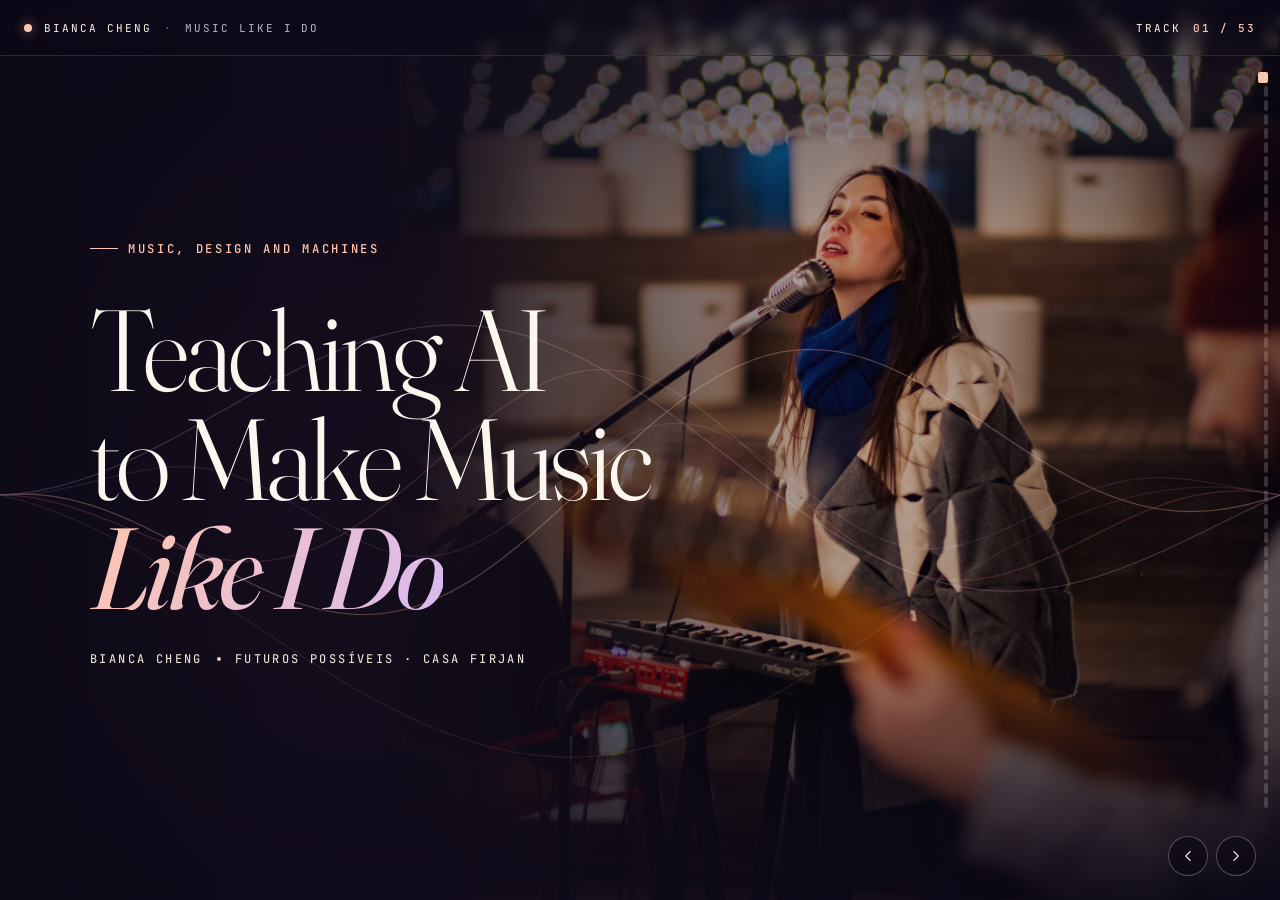
<file: index.html>
<!doctype html>
<html lang="en">

<head>
    <meta charset="utf-8" />
    <meta name="viewport" content="width=device-width, initial-scale=1" />
    <title>Teaching AI to Make Music Like I Do — Bianca Cheng</title>
    <meta name="description" content="Same song, two systems — a talk by Bianca Cheng on music, design and machines. Futuros Possíveis · Casa Firjan." />
    <meta property="og:type" content="website" />
    <meta property="og:site_name" content="Bianca Cheng" />
    <meta property="og:title" content="Teaching AI to Make Music Like I Do — Bianca Cheng" />
    <meta property="og:description" content="Same song, two systems — a talk by Bianca Cheng on music, design and machines. Futuros Possíveis · Casa Firjan." />
    <meta property="og:url" content="https://heartmula-talk.get-bianca.workers.dev/" />
    <meta property="og:locale" content="en_US" />
    <meta property="og:image" content="https://heartmula-talk.get-bianca.workers.dev/media/share-en.jpg" />
    <meta property="og:image:secure_url" content="https://heartmula-talk.get-bianca.workers.dev/media/share-en.jpg" />
    <meta property="og:image:type" content="image/jpeg" />
    <meta property="og:image:width" content="1200" />
    <meta property="og:image:height" content="630" />
    <meta property="og:image:alt" content="Bianca Cheng singing live, with the talk title Teaching AI to Make Music Like I Do" />
    <meta name="twitter:card" content="summary_large_image" />
    <meta name="twitter:image" content="https://heartmula-talk.get-bianca.workers.dev/media/share-en.jpg" />

    <!-- Google tag (gtag.js) — English deck; local previews are not tracked -->
    <script async src="https://www.googletagmanager.com/gtag/js?id=G-F9ZZRVJLKG"></script>
    <script>
        window.dataLayer = window.dataLayer || [];
        function gtag(){dataLayer.push(arguments);}
        if (!/^(localhost|127\.0\.0\.1|\[::1\])$/.test(location.hostname)) {
            gtag('js', new Date());
            gtag('config', 'G-F9ZZRVJLKG', { content_group: 'English deck', deck_language: 'en' });
        }
    </script>

    <link rel="preconnect" href="https://fonts.googleapis.com" />
    <link rel="preconnect" href="https://fonts.gstatic.com" crossorigin />
    <link rel="stylesheet"
        href="https://fonts.googleapis.com/css2?family=Cormorant+Garamond:ital,wght@0,300;0,400;0,500;1,300;1,400&family=Fraunces:ital,opsz,wght@0,9..144,300;0,9..144,500;0,9..144,700;1,9..144,300;1,9..144,500;1,9..144,700&family=Inter:wght@400;500;600&family=JetBrains+Mono:wght@400;500&display=swap" />

    <link rel="stylesheet" href="./style.css?v=22" />
</head>

<body class="hm">
    <header class="hm-hud" aria-hidden="true">
        <div class="hm-hud__left">
            <div class="hm-hud__dot"></div>
            <div class="hm-hud__label">BIANCA CHENG</div>
            <div class="hm-hud__sep">·</div>
            <div class="hm-hud__label hm-hud__label--muted">MUSIC LIKE I DO</div>
        </div>
        <div class="hm-hud__right">
            <span class="hm-hud__label">TRACK</span>
            <span class="hm-hud__value" id="slideCounter">01 / 01</span>
        </div>
    </header>

    <main id="deck" class="hm-deck" tabindex="0">
        <!-- Slides are rendered here by render.js from slides.md -->
    </main>

    <nav class="hm-scrubber" id="scrubber" aria-label="Slide scrubber"></nav>

    <nav class="hm-nav" aria-label="Slide navigation">
        <button class="hm-nav__btn" id="prevBtn" aria-label="Previous slide">
            <svg viewBox="0 0 24 24" width="18" height="18" aria-hidden="true">
                <path d="M15 6l-6 6 6 6" fill="none" stroke="currentColor" stroke-width="1.5" stroke-linecap="round" stroke-linejoin="round"/>
            </svg>
        </button>
        <button class="hm-nav__btn" id="nextBtn" aria-label="Next slide">
            <svg viewBox="0 0 24 24" width="18" height="18" aria-hidden="true">
                <path d="M9 6l6 6-6 6" fill="none" stroke="currentColor" stroke-width="1.5" stroke-linecap="round" stroke-linejoin="round"/>
            </svg>
        </button>
    </nav>

    <script src="./hero.js?v=22"></script>
    <script src="./render.js?v=22"></script>
    <script src="./deck.js?v=22"></script>
    <script src="./scrub.js?v=22"></script>
</body>

</html>
</file>
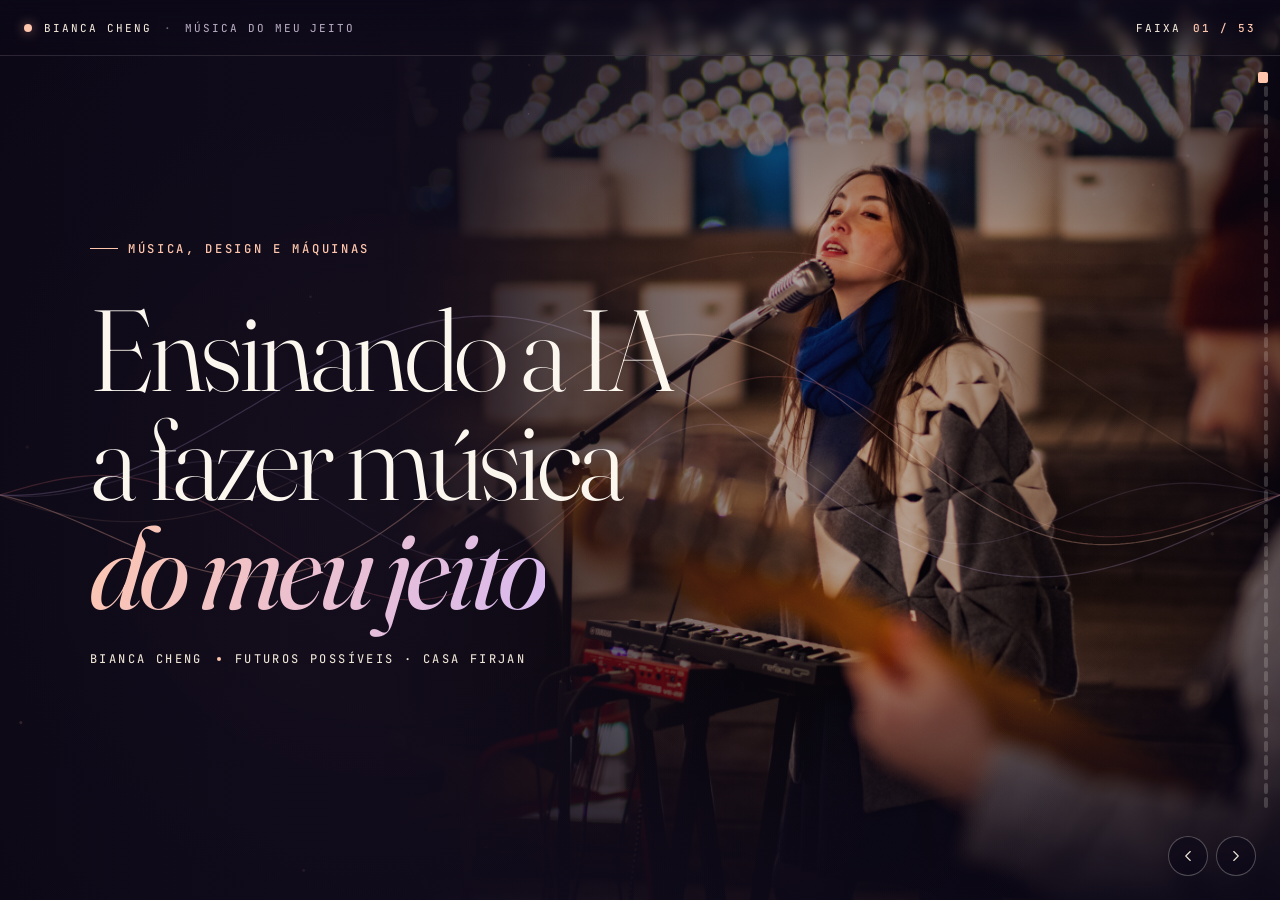
<file: index.pt-BR.html>
<!doctype html>
<html lang="pt-BR" data-slides="./slides.pt-BR.md">

<head>
    <meta charset="utf-8" />
    <base href="/" />
    <meta name="viewport" content="width=device-width, initial-scale=1" />
    <title>Ensinando a IA a fazer música do meu jeito — Bianca Cheng</title>
    <meta name="description" content="Mesma música, dois sistemas — uma palestra de Bianca Cheng sobre música, design e máquinas. Futuros Possíveis · Casa Firjan." />
    <meta property="og:type" content="website" />
    <meta property="og:site_name" content="Bianca Cheng" />
    <meta property="og:title" content="Ensinando a IA a fazer música do meu jeito — Bianca Cheng" />
    <meta property="og:description" content="Mesma música, dois sistemas — uma palestra de Bianca Cheng sobre música, design e máquinas. Futuros Possíveis · Casa Firjan." />
    <meta property="og:url" content="https://heartmula-talk.get-bianca.workers.dev/pt" />
    <meta property="og:locale" content="pt_BR" />
    <meta property="og:image" content="https://heartmula-talk.get-bianca.workers.dev/media/share-pt.jpg" />
    <meta property="og:image:secure_url" content="https://heartmula-talk.get-bianca.workers.dev/media/share-pt.jpg" />
    <meta property="og:image:type" content="image/jpeg" />
    <meta property="og:image:width" content="1200" />
    <meta property="og:image:height" content="630" />
    <meta property="og:image:alt" content="Bianca Cheng cantando ao vivo, com o título da palestra Ensinando a IA a fazer música do meu jeito" />
    <meta name="twitter:card" content="summary_large_image" />
    <meta name="twitter:image" content="https://heartmula-talk.get-bianca.workers.dev/media/share-pt.jpg" />

    <!-- Google tag (gtag.js) — Portuguese deck; local previews are not tracked -->
    <script async src="https://www.googletagmanager.com/gtag/js?id=G-F9ZZRVJLKG"></script>
    <script>
        window.dataLayer = window.dataLayer || [];
        function gtag(){dataLayer.push(arguments);}
        if (!/^(localhost|127\.0\.0\.1|\[::1\])$/.test(location.hostname)) {
            gtag('js', new Date());
            gtag('config', 'G-F9ZZRVJLKG', { content_group: 'Portuguese deck', deck_language: 'pt-BR' });
        }
    </script>

    <link rel="preconnect" href="https://fonts.googleapis.com" />
    <link rel="preconnect" href="https://fonts.gstatic.com" crossorigin />
    <link rel="stylesheet"
        href="https://fonts.googleapis.com/css2?family=Cormorant+Garamond:ital,wght@0,300;0,400;0,500;1,300;1,400&family=Fraunces:ital,opsz,wght@0,9..144,300;0,9..144,500;0,9..144,700;1,9..144,300;1,9..144,500;1,9..144,700&family=Inter:wght@400;500;600&family=JetBrains+Mono:wght@400;500&display=swap" />

    <link rel="stylesheet" href="./style.css?v=22" />
</head>

<body class="hm">
    <header class="hm-hud" aria-hidden="true">
        <div class="hm-hud__left">
            <div class="hm-hud__dot"></div>
            <div class="hm-hud__label">BIANCA CHENG</div>
            <div class="hm-hud__sep">·</div>
            <div class="hm-hud__label hm-hud__label--muted">MÚSICA DO MEU JEITO</div>
        </div>
        <div class="hm-hud__right">
            <span class="hm-hud__label">FAIXA</span>
            <span class="hm-hud__value" id="slideCounter">01 / 01</span>
        </div>
    </header>

    <main id="deck" class="hm-deck" tabindex="0">
        <!-- Slides are rendered here by render.js from slides.md -->
    </main>

    <nav class="hm-scrubber" id="scrubber" aria-label="Navegação por faixas"></nav>

    <nav class="hm-nav" aria-label="Navegação">
        <button class="hm-nav__btn" id="prevBtn" aria-label="Faixa anterior">
            <svg viewBox="0 0 24 24" width="18" height="18" aria-hidden="true">
                <path d="M15 6l-6 6 6 6" fill="none" stroke="currentColor" stroke-width="1.5" stroke-linecap="round" stroke-linejoin="round"/>
            </svg>
        </button>
        <button class="hm-nav__btn" id="nextBtn" aria-label="Próxima faixa">
            <svg viewBox="0 0 24 24" width="18" height="18" aria-hidden="true">
                <path d="M9 6l6 6-6 6" fill="none" stroke="currentColor" stroke-width="1.5" stroke-linecap="round" stroke-linejoin="round"/>
            </svg>
        </button>
    </nav>

    <script src="./hero.js?v=22"></script>
    <script src="./render.js?v=22"></script>
    <script src="./deck.js?v=22"></script>
    <script src="./scrub.js?v=22"></script>
</body>

</html>
</file>
<file: style.css>
/* =========================================================
   HeartMula — Teaching AI to Make Music Like I Do
   A talk by Bianca Cheng
   ========================================================= */

:root {
    /* palette: dusk + warm flesh tones */
    --bg-0: #0a0614;
    --bg-1: #120a1f;
    --bg-2: #1d1330;
    --ink: #fbf6ee;
    --ink-soft: #ede4d6;
    --ink-mute: #b3a8be;
    --accent: #ffc6ad;       /* peach (slightly brighter) */
    --accent-2: #d8baf2;     /* lavender (slightly brighter) */
    --accent-3: #ff7b7b;     /* coral */
    --line: rgba(251, 246, 238, 0.13);
    --line-strong: rgba(251, 246, 238, 0.28);

    --serif: "Fraunces", "Iowan Old Style", "Georgia", serif;
    --serif-ao: "Cormorant Garamond", "Iowan Old Style", "Georgia", serif;
    --sans: "Inter", system-ui, -apple-system, "Segoe UI", sans-serif;
    --mono: "JetBrains Mono", "SF Mono", ui-monospace, monospace;

    /* AO band palette — applies on .section--ao slides */
    --ao-blue: #1a4dff;
    --ao-blue-bright: #3d6aff;
    --ao-blue-dim: #7a9ec8;
    --ao-bg: #060c18;

    --pad: clamp(28px, 6vw, 96px);
    --max: 1100px;
}

* {
    box-sizing: border-box;
}

html, body {
    margin: 0;
    padding: 0;
    height: 100%;
    background: var(--bg-0);
    color: var(--ink);
    font-family: var(--sans);
    font-weight: 450;
    -webkit-font-smoothing: antialiased;
    -moz-osx-font-smoothing: grayscale;
    overflow: hidden;
}

body {
    background:
        radial-gradient(ellipse 80% 60% at 20% 10%, rgba(255, 184, 156, 0.06), transparent 60%),
        radial-gradient(ellipse 70% 50% at 90% 90%, rgba(200, 168, 233, 0.06), transparent 60%),
        linear-gradient(180deg, var(--bg-0) 0%, var(--bg-1) 100%);
}

/* ---- HUD HEADER ---------------------------------------- */

.hm-hud {
    position: fixed;
    top: 0;
    left: 0;
    right: 0;
    height: 56px;
    padding: 0 24px;
    display: flex;
    align-items: center;
    justify-content: space-between;
    z-index: 100;
    pointer-events: none;
    font-family: var(--mono);
    font-size: 11px;
    letter-spacing: 0.18em;
    text-transform: uppercase;
    color: var(--ink-soft);
    border-bottom: 1px solid var(--line);
    background: linear-gradient(180deg, rgba(12, 8, 24, 0.85) 0%, rgba(12, 8, 24, 0) 100%);
    backdrop-filter: blur(6px);
    -webkit-backdrop-filter: blur(6px);
}

.hm-hud__left,
.hm-hud__right {
    display: flex;
    align-items: center;
    gap: 12px;
}

.hm-hud__dot {
    width: 8px;
    height: 8px;
    border-radius: 50%;
    background: var(--accent);
    box-shadow: 0 0 12px rgba(255, 184, 156, 0.6);
    animation: pulse 2.4s ease-in-out infinite;
}

@keyframes pulse {
    0%, 100% { opacity: 1; transform: scale(1); }
    50% { opacity: 0.5; transform: scale(0.85); }
}

.hm-hud__label--muted {
    color: var(--ink-mute);
}

.hm-hud__sep {
    color: var(--ink-mute);
    opacity: 0.6;
}

.hm-hud__value {
    color: var(--accent);
    font-weight: 500;
}

/* ---- DECK ---------------------------------------------- */

.hm-deck {
    height: 100vh;
    overflow-y: scroll;
    scroll-snap-type: y mandatory;
    scroll-behavior: smooth;
    outline: none;
    scrollbar-width: none;
}

.hm-deck::-webkit-scrollbar {
    display: none;
}

.hm-deck > section {
    height: 100vh;
    width: 100%;
    scroll-snap-align: start;
    scroll-snap-stop: always;
    display: flex;
    align-items: center;
    justify-content: center;
    padding: var(--pad);
    position: relative;
}

/* ---- SLIDE INNER --------------------------------------- */

.slide {
    width: 100%;
    max-width: var(--max);
    margin: 0 auto;
}

.slide.center {
    text-align: center;
}

.slide.stack > * + * {
    margin-top: 18px;
}

/* ---- TYPOGRAPHY ---------------------------------------- */

h1, h2, h3 {
    font-family: var(--serif);
    font-weight: 500;
    line-height: 1.05;
    letter-spacing: -0.02em;
    margin: 0 0 0.6em;
    color: var(--ink);
    text-wrap: balance;
}

h1 {
    font-size: clamp(48px, 7vw, 96px);
    font-weight: 400;
}

h2 {
    font-size: clamp(36px, 5vw, 64px);
    font-weight: 400;
}

h2.display {
    font-size: clamp(56px, 8vw, 112px);
    font-weight: 300;
    line-height: 1;
}

h2.display-sm {
    font-size: clamp(42px, 6vw, 80px);
    font-weight: 300;
    color: var(--accent);
}

h3 {
    font-size: clamp(20px, 2.2vw, 26px);
    font-weight: 500;
    color: var(--ink);
    margin-bottom: 8px;
    font-style: italic;
}

em {
    font-style: italic;
    color: var(--accent);
}

p {
    font-size: clamp(19px, 1.7vw, 24px);
    line-height: 1.6;
    color: var(--ink-soft);
    margin: 0 0 20px;
    max-width: 64ch;
    text-wrap: pretty;
}

.slide.center p {
    margin-left: auto;
    margin-right: auto;
}

.lede {
    font-size: clamp(22px, 2.1vw, 30px);
    color: var(--ink);
    font-weight: 500;
    line-height: 1.45;
}

.muted {
    color: var(--ink-mute);
    font-size: clamp(17px, 1.5vw, 21px);
}

.callout {
    margin-top: 32px;
    padding: 22px 26px;
    border-left: 2px solid var(--accent);
    background: rgba(255, 198, 173, 0.06);
    color: var(--ink);
    font-size: clamp(20px, 1.85vw, 26px);
    font-family: var(--serif);
    font-style: italic;
    font-weight: 400;
    line-height: 1.45;
}

.eyebrow {
    font-family: var(--mono);
    font-size: clamp(12px, 0.95vw, 14px);
    font-weight: 500;
    letter-spacing: 0.22em;
    text-transform: uppercase;
    color: var(--accent);
    margin-bottom: 20px;
    display: inline-flex;
    align-items: center;
    gap: 10px;
}

.eyebrow::before {
    content: "";
    width: 28px;
    height: 1px;
    background: var(--accent);
    display: inline-block;
}

.slide.center .eyebrow {
    margin-left: auto;
    margin-right: auto;
}

.bullet {
    color: var(--ink-mute);
    margin: 0 6px;
    opacity: 0.6;
}

.bigquote {
    font-family: var(--serif);
    font-weight: 300;
    font-size: clamp(40px, 6.5vw, 88px);
    line-height: 1.08;
    letter-spacing: -0.02em;
    color: var(--ink);
    max-width: none;
    margin: 0 auto 24px;
    text-wrap: balance;
}

.bigquote.serif {
    font-style: italic;
    color: var(--ink-soft);
}

/* ---- LISTS --------------------------------------------- */

ul.clean,
ol.clean {
    list-style: none;
    padding: 0;
    margin: 24px 0;
}

ul.clean li,
ol.clean li {
    position: relative;
    padding-left: 28px;
    margin-bottom: 16px;
    font-size: clamp(19px, 1.7vw, 24px);
    line-height: 1.55;
    color: var(--ink-soft);
    max-width: 64ch;
    text-wrap: pretty;
}

ul.clean li::before {
    content: "";
    position: absolute;
    left: 0;
    top: 0.7em;
    width: 14px;
    height: 1px;
    background: var(--accent);
}

ul.roomy li {
    margin-bottom: 22px;
}

ul.roomy strong {
    color: var(--ink);
    font-weight: 500;
    font-family: var(--serif);
    font-style: italic;
    font-weight: 500;
    margin-right: 4px;
}

/* ---- THREE-UP ------------------------------------------ */

.three-up {
    display: grid;
    grid-template-columns: repeat(3, 1fr);
    gap: 24px;
    margin-top: 36px;
}

@media (max-width: 800px) {
    .three-up {
        grid-template-columns: 1fr;
    }
}

.card {
    padding: 28px 24px;
    border: 1px solid var(--line);
    border-radius: 4px;
    background: rgba(246, 239, 230, 0.02);
    transition: border-color 0.3s ease, transform 0.3s ease;
}

.card:hover {
    border-color: var(--line-strong);
    transform: translateY(-2px);
}

.card__num {
    font-family: var(--mono);
    font-size: 11px;
    letter-spacing: 0.2em;
    color: var(--accent);
    margin-bottom: 16px;
}

.card h3 {
    font-style: normal;
    font-size: clamp(22px, 2vw, 28px);
    margin-bottom: 10px;
    color: var(--ink);
}

.card p {
    font-size: clamp(16px, 1.4vw, 19px);
    line-height: 1.55;
    color: var(--ink-soft);
    margin: 0;
}

/* ---- MODEL STACK GRID ---------------------------------- */

.model-grid {
    display: flex;
    flex-direction: column;
    gap: clamp(20px, 2.5vw, 32px);
    margin-top: 32px;
}

.model-group__label {
    font-family: var(--mono);
    font-size: clamp(11px, 1vw, 13px);
    font-weight: 500;
    letter-spacing: 0.22em;
    text-transform: uppercase;
    color: var(--ink-mute);
    margin: 0 0 12px;
    padding-bottom: 10px;
    border-bottom: 1px solid var(--line);
}

.model-row {
    display: grid;
    grid-template-columns: repeat(3, 1fr);
    gap: clamp(12px, 1.5vw, 20px);
}

@media (max-width: 900px) {
    .model-row {
        grid-template-columns: repeat(2, 1fr);
    }
}

@media (max-width: 600px) {
    .model-row {
        grid-template-columns: 1fr;
    }
}

.model-card {
    padding: 18px 18px 16px;
    border: 1px solid var(--line);
    border-radius: 4px;
    background: rgba(246, 239, 230, 0.02);
    display: flex;
    flex-direction: column;
    gap: 6px;
    transition: border-color 0.25s ease, transform 0.25s ease;
}

.model-card:hover {
    border-color: var(--line-strong);
    transform: translateY(-1px);
}

.model-card--featured {
    border-color: rgba(255, 198, 173, 0.5);
    background: rgba(255, 198, 173, 0.05);
}

.model-card--featured:hover {
    border-color: var(--accent);
}

.model-card__num {
    font-family: var(--mono);
    font-size: 10px;
    font-weight: 500;
    letter-spacing: 0.22em;
    color: var(--ink-mute);
    margin-bottom: 4px;
}

.model-card--featured .model-card__num {
    color: var(--accent);
}

.model-card__name {
    font-family: var(--mono);
    font-style: normal;
    font-weight: 500;
    font-size: clamp(15px, 1.3vw, 18px);
    color: var(--ink);
    margin: 0;
    letter-spacing: 0;
}

.model-card__role {
    font-family: var(--serif);
    font-style: italic;
    font-weight: 400;
    font-size: clamp(15px, 1.25vw, 18px);
    color: var(--ink-soft);
    margin: 0;
    line-height: 1.35;
}

.model-card__detail {
    font-size: clamp(13px, 1.05vw, 15px);
    color: var(--ink-mute);
    margin: 0;
    line-height: 1.45;
}

.model-card__status {
    margin-top: 10px;
    padding: 4px 10px;
    border: 1px solid var(--line-strong);
    border-radius: 3px;
    font-family: var(--mono);
    font-size: 10px;
    font-weight: 500;
    letter-spacing: 0.16em;
    text-transform: uppercase;
    color: var(--ink-mute);
    align-self: flex-start;
}

.model-card__status--featured {
    color: var(--accent);
    border-color: rgba(255, 198, 173, 0.5);
    background: rgba(255, 198, 173, 0.08);
}

/* ---- STATS --------------------------------------------- */

.stats {
    display: grid;
    grid-template-columns: repeat(4, 1fr);
    gap: 24px;
    margin: 36px 0;
}

@media (max-width: 800px) {
    .stats {
        grid-template-columns: repeat(2, 1fr);
    }
}

.stat {
    padding: 20px 0;
    border-top: 1px solid var(--line);
}

.stat__num {
    font-family: var(--serif);
    font-size: clamp(48px, 6vw, 76px);
    font-weight: 300;
    line-height: 1;
    color: var(--accent);
    letter-spacing: -0.04em;
}

.stat__label {
    font-family: var(--mono);
    font-size: 11px;
    letter-spacing: 0.2em;
    text-transform: uppercase;
    color: var(--ink-mute);
    margin-top: 8px;
}

/* ---- STEPS --------------------------------------------- */

ol.steps {
    list-style: none;
    counter-reset: step;
    padding: 0;
    margin: 32px 0 0;
}

ol.steps li {
    counter-increment: step;
    padding: 20px 0;
    border-top: 1px solid var(--line);
    font-size: clamp(18px, 1.6vw, 22px);
    color: var(--ink-soft);
    line-height: 1.55;
    display: flex;
    align-items: baseline;
    gap: 18px;
    flex-wrap: wrap;
}

ol.steps li:last-child {
    border-bottom: 1px solid var(--line);
}

.steps__tag {
    font-family: var(--mono);
    font-size: 11px;
    letter-spacing: 0.18em;
    color: var(--accent);
    min-width: 110px;
    flex-shrink: 0;
    padding-top: 4px;
}

/* ---- CONTACT ------------------------------------------- */

.contact {
    margin-top: 32px;
    color: var(--ink-soft);
    font-family: var(--mono);
    font-size: clamp(14px, 1.2vw, 17px);
    letter-spacing: 0.1em;
    text-transform: uppercase;
}

/* QR cards on the Thank You slide ------------------------- */

.qr-row {
    display: flex;
    gap: clamp(16px, 2vw, 28px);
    justify-content: center;
    margin: 36px auto 0;
    flex-wrap: wrap;
}

.qr-card {
    background: var(--ink);
    padding: 18px 18px 16px;
    border-radius: 6px;
    display: flex;
    flex-direction: column;
    align-items: center;
    gap: 10px;
    min-width: 168px;
    box-shadow: 0 12px 32px rgba(0, 0, 0, 0.35);
    transition: transform 0.25s ease, box-shadow 0.25s ease;
}

.qr-card:hover {
    transform: translateY(-2px);
    box-shadow: 0 16px 40px rgba(0, 0, 0, 0.45);
}

.qr-card__img {
    width: clamp(124px, 12vw, 160px);
    height: clamp(124px, 12vw, 160px);
    display: block;
}

.qr-card__label {
    font-family: var(--mono);
    font-size: 10px;
    font-weight: 500;
    letter-spacing: 0.24em;
    text-transform: uppercase;
    color: rgba(10, 6, 20, 0.5);
    margin: 0;
}

.qr-card__handle {
    font-family: var(--mono);
    font-size: clamp(12px, 1vw, 14px);
    font-weight: 500;
    letter-spacing: 0.04em;
    color: #1a1424;
    margin: 0;
}

.contact .bullet {
    color: var(--accent);
}

/* ---- OPEN SOURCE SLIDE --------------------------------- */

.oss-section {
    background:
        radial-gradient(ellipse 60% 50% at 50% 50%, rgba(255, 184, 156, 0.10), transparent 70%),
        linear-gradient(180deg, var(--bg-1) 0%, var(--bg-0) 100%);
}

.oss .eyebrow {
    margin-bottom: 28px;
}

.oss__pretitle {
    font-family: var(--serif);
    font-style: italic;
    font-weight: 400;
    font-size: clamp(22px, 2.3vw, 32px);
    color: var(--ink);
    margin: 0 auto 40px;
    max-width: none;
}

.oss__url {
    width: 100%;
    padding: clamp(20px, 3vw, 36px) clamp(16px, 2.5vw, 32px);
    border-top: 1px solid var(--line-strong);
    border-bottom: 1px solid var(--line-strong);
    margin: 8px 0 36px;
    background: linear-gradient(180deg, rgba(255, 184, 156, 0.03), rgba(200, 168, 233, 0.03));
    display: flex;
    align-items: center;
    justify-content: center;
}

.oss__url-svg {
    display: block;
    width: 100%;
    height: auto;
    max-width: 100%;
}

.oss__url--more {
    margin-top: -28px;
    border-top: none;
}

.oss__qrs {
    margin-top: clamp(20px, 3vw, 36px);
    justify-content: center;
}

.oss__caption {
    font-family: var(--mono);
    font-size: clamp(13px, 1.1vw, 16px);
    font-weight: 500;
    letter-spacing: 0.2em;
    text-transform: uppercase;
    color: var(--ink-soft);
    margin: 0 auto;
}

/* ---- MEDIA SLIDES (audio + video) ---------------------- */

.media-section {
    background:
        radial-gradient(ellipse 70% 60% at 50% 100%, rgba(200, 168, 233, 0.06), transparent 70%),
        linear-gradient(180deg, var(--bg-0) 0%, var(--bg-1) 100%);
}

.media-slide {
    display: flex;
    flex-direction: column;
    align-items: stretch;
    gap: clamp(20px, 3vw, 36px);
    width: 100%;
    max-width: var(--max);
    margin: 0 auto;
}

.media-slide__head {
    text-align: left;
}

.media-slide__title {
    font-family: var(--serif);
    font-weight: 300;
    font-size: clamp(36px, 5.2vw, 64px);
    line-height: 1.05;
    letter-spacing: -0.02em;
    color: var(--ink);
    margin: 0 0 14px;
}

.media-slide__sub {
    font-family: var(--serif);
    font-style: italic;
    font-weight: 400;
    font-size: clamp(19px, 1.8vw, 26px);
    line-height: 1.5;
    color: var(--ink-soft);
    max-width: 56ch;
    margin: 0;
}

.media-slide__sub em {
    color: var(--accent);
    font-style: italic;
}

/* ----- shared player frame ------------------------------- */

.player {
    margin: 0;
    padding: 0;
    border: 1px solid var(--line-strong);
    border-radius: 6px;
    background:
        linear-gradient(180deg, rgba(255, 184, 156, 0.04), rgba(200, 168, 233, 0.03)),
        rgba(12, 8, 24, 0.5);
    overflow: hidden;
    transition: border-color 0.25s ease, transform 0.25s ease;
}

.player:hover {
    border-color: rgba(255, 184, 156, 0.4);
}

.player__caption {
    display: flex;
    align-items: center;
    gap: 14px;
    padding: 16px 22px;
    font-family: var(--mono);
    font-size: clamp(12px, 1vw, 14px);
    font-weight: 500;
    letter-spacing: 0.16em;
    text-transform: uppercase;
    color: var(--ink-soft);
    border-top: 1px solid var(--line);
    background: rgba(10, 6, 20, 0.4);
}

.player__tag {
    color: var(--accent);
    font-weight: 500;
    padding: 3px 10px;
    border: 1px solid rgba(255, 184, 156, 0.3);
    border-radius: 3px;
    background: rgba(255, 184, 156, 0.06);
}

/* ----- video player -------------------------------------- */

.player--video .player__video {
    display: block;
    width: 100%;
    max-height: 56vh;
    background: #000;
    object-fit: contain;
    outline: none;
}

/* ----- side-by-side vertical video pair ----------------- */

.video-pair {
    display: grid;
    grid-template-columns: 1fr 1fr;
    gap: clamp(16px, 2vw, 28px);
    width: 100%;
    flex: 1 1 auto;
    min-width: 0;
    align-items: stretch;
}

.video-pair .player {
    display: flex;
    flex-direction: column;
    min-height: 0;
    min-width: 0;
}

.player__video--portrait {
    flex: 1 1 auto;
    width: 100%;
    min-height: 0;
    max-height: 78vh;
    object-fit: contain;
    background: #000;
}

/* In split layout, the video pair stretches to the right column's full height */
.media-slide--split .video-pair {
    align-self: stretch;
}

@media (max-width: 700px) {
    .video-pair {
        grid-template-columns: 1fr;
        max-width: 360px;
        margin: 0 auto;
    }
    .player__video--portrait {
        max-height: 50vh;
    }
}

/* ----- split layout: text-left, large video-right -------- */

.media-slide--split {
    flex-direction: row;
    align-items: center;
    gap: clamp(28px, 4vw, 64px);
    max-width: 1500px;
}

.media-slide--split .media-slide__head {
    flex: 0 0 30%;
    max-width: 30%;
}

.media-slide--split .player {
    flex: 1 1 auto;
    min-width: 0; /* allow flex item to shrink below intrinsic size */
}

.player--video-large .player__video {
    max-height: 78vh;
}

@media (max-width: 900px) {
    .media-slide--split {
        flex-direction: column;
        align-items: stretch;
        max-width: var(--max);
    }
    .media-slide--split .media-slide__head {
        flex: initial;
        max-width: 100%;
    }
    .player--video-large .player__video {
        max-height: 56vh;
    }
}

/* ----- audio slide w/ sheet music background ------------- */

.media-section--audio {
    position: relative;
    overflow: hidden;
}

.audio-bg {
    position: absolute;
    top: 0;
    right: 0;
    bottom: 0;
    width: 62%;
    height: 100%;
    object-fit: cover;
    object-position: 50% 32%;
    z-index: 0;
    filter: saturate(0.7) brightness(0.55) contrast(1.08);
    -webkit-mask-image: linear-gradient(to right, transparent 0%, rgba(0,0,0,0.5) 18%, #000 45%, #000 100%);
    mask-image: linear-gradient(to right, transparent 0%, rgba(0,0,0,0.5) 18%, #000 45%, #000 100%);
}

.audio-veil {
    position: absolute;
    inset: 0;
    z-index: 1;
    pointer-events: none;
    background:
        linear-gradient(90deg, var(--bg-0) 0%, rgba(10, 6, 20, 0.78) 26%, rgba(10, 6, 20, 0.40) 55%, rgba(10, 6, 20, 0.55) 100%),
        linear-gradient(180deg, rgba(10, 6, 20, 0.45) 0%, transparent 30%, transparent 70%, rgba(10, 6, 20, 0.75) 100%);
}

.media-section--audio > .slide {
    position: relative;
    z-index: 2;
}

/* keep the audio player frame opaque enough to float above the chart */
.media-section--audio .player {
    background:
        linear-gradient(180deg, rgba(255, 198, 173, 0.06), rgba(216, 186, 242, 0.04)),
        rgba(10, 6, 20, 0.82);
    backdrop-filter: blur(4px);
    -webkit-backdrop-filter: blur(4px);
}

.media-slide__sub--tight {
    margin-top: -4px;
}

/* ---- transcript block (Whisper hallucination, etc.) --- */

.transcript-block {
    margin: clamp(20px, 2.4vw, 32px) 0 0;
    padding: 18px 22px;
    font-family: var(--mono);
    font-size: clamp(15px, 1.4vw, 19px);
    line-height: 1.55;
    color: var(--ink);
    background:
        linear-gradient(180deg, rgba(255, 198, 173, 0.05), rgba(216, 186, 242, 0.03)),
        rgba(10, 6, 20, 0.55);
    border-left: 2px solid var(--accent);
    border-radius: 0 4px 4px 0;
    white-space: pre-wrap;
    max-width: 64ch;
    overflow-x: auto;
}

/* ---- lesson audio (woven into Lessons 01–03) ---------- */

.lesson-audio {
    margin: clamp(20px, 2.4vw, 32px) 0 0;
    padding: 14px 18px 16px;
    border: 1px solid var(--line-strong);
    border-radius: 5px;
    background:
        linear-gradient(180deg, rgba(255, 198, 173, 0.04), rgba(216, 186, 242, 0.02)),
        rgba(10, 6, 20, 0.4);
    max-width: 540px;
    transition: border-color 0.25s ease;
}

.lesson-audio:hover {
    border-color: rgba(255, 198, 173, 0.4);
}

.lesson-audio audio {
    display: block;
    width: 100%;
    height: 36px;
    color-scheme: dark;
    filter: hue-rotate(-10deg) saturate(0.85);
}

.lesson-audio__caption {
    margin: 12px 0 0;
    display: flex;
    gap: 12px;
    align-items: center;
    flex-wrap: wrap;
    font-family: var(--mono);
    font-size: clamp(11px, 0.95vw, 13px);
    font-weight: 500;
    letter-spacing: 0.16em;
    text-transform: uppercase;
    color: var(--ink-soft);
}

.lesson-audio__tag {
    color: var(--accent);
    padding: 3px 9px;
    border: 1px solid rgba(255, 198, 173, 0.4);
    border-radius: 3px;
    background: rgba(255, 198, 173, 0.08);
}

.lesson-audio-pair {
    display: grid;
    grid-template-columns: 1fr 1fr;
    gap: clamp(12px, 1.4vw, 18px);
    margin-top: clamp(20px, 2.4vw, 32px);
    max-width: 720px;
}

.lesson-audio-pair .lesson-audio {
    margin: 0;
    max-width: none;
}

@media (max-width: 700px) {
    .lesson-audio-pair {
        grid-template-columns: 1fr;
    }
}

/* ----- comparison grid (gen 01 vs gen 02) --------------- */

.compare-grid {
    display: grid;
    grid-template-columns: 1fr 1fr;
    gap: clamp(16px, 2vw, 28px);
}

@media (max-width: 800px) {
    .compare-grid {
        grid-template-columns: 1fr;
    }
}

.player--compact .player__waves {
    height: clamp(60px, 7vw, 90px);
    padding: 14px 16px 6px;
}

.player--compact .player__audio {
    width: calc(100% - 32px);
    margin: 0 16px 14px;
    height: 36px;
}

.player--compact .player__caption {
    padding: 12px 16px;
    font-size: clamp(11px, 0.9vw, 13px);
    letter-spacing: 0.14em;
}

.compare-note {
    margin: 6px 0 0;
    font-family: var(--serif);
    font-style: italic;
    font-weight: 400;
    font-size: clamp(16px, 1.4vw, 20px);
    line-height: 1.55;
    color: var(--ink-soft);
    max-width: 70ch;
}

.compare-note em {
    color: var(--ink-mute);
    font-size: 0.92em;
}

/* ----- raw / day-zero audio slide ------------------------ */

.media-section--raw {
    position: relative;
    overflow: hidden;
    background:
        radial-gradient(ellipse 70% 55% at 50% 35%, rgba(216, 186, 242, 0.10), transparent 70%),
        linear-gradient(180deg, var(--bg-1) 0%, var(--bg-0) 100%);
}

.raw-bg {
    position: absolute;
    inset: 0;
    z-index: 0;
    pointer-events: none;
    background-image:
        radial-gradient(circle, rgba(216, 186, 242, 0.18) 1px, transparent 1.6px);
    background-size: 26px 26px;
    -webkit-mask-image: radial-gradient(ellipse 75% 60% at 50% 45%, #000 25%, transparent 75%);
    mask-image: radial-gradient(ellipse 75% 60% at 50% 45%, #000 25%, transparent 75%);
}

.media-section--raw > .slide {
    position: relative;
    z-index: 2;
}

.eyebrow--cool {
    color: var(--accent-2);
}

.eyebrow--cool::before {
    background: var(--accent-2);
}

.player__tag--cool {
    color: var(--accent-2);
    border-color: rgba(216, 186, 242, 0.35);
    background: rgba(216, 186, 242, 0.08);
}

.media-section--raw .player {
    background:
        linear-gradient(180deg, rgba(216, 186, 242, 0.05), rgba(168, 158, 181, 0.03)),
        rgba(10, 6, 20, 0.78);
    border-color: rgba(216, 186, 242, 0.22);
}

.media-section--raw .player:hover {
    border-color: rgba(216, 186, 242, 0.45);
}

.media-section--raw .media-slide__sub em {
    color: var(--accent-2);
}

@media (max-width: 700px) {
    .audio-bg {
        width: 100%;
        object-position: 50% 18%;
        -webkit-mask-image: linear-gradient(to bottom, transparent 0%, rgba(0,0,0,0.4) 22%, #000 55%);
        mask-image: linear-gradient(to bottom, transparent 0%, rgba(0,0,0,0.4) 22%, #000 55%);
    }
    .audio-veil {
        background:
            linear-gradient(180deg, rgba(10, 6, 20, 0.55) 0%, rgba(10, 6, 20, 0.20) 35%, rgba(10, 6, 20, 0.85) 75%, var(--bg-0) 100%);
    }
}

/* ----- audio player -------------------------------------- */

.player--audio {
    padding: 0;
}

.player__waves {
    height: clamp(80px, 10vw, 120px);
    padding: 18px 20px 8px;
    display: flex;
    align-items: center;
}

.player__waves svg {
    width: 100%;
    height: 100%;
    display: block;
    opacity: 0.85;
}

.player__audio {
    display: block;
    width: calc(100% - 40px);
    margin: 0 20px 18px;
    height: 40px;
    /* tone the default browser controls toward our palette where possible */
    color-scheme: dark;
    filter: hue-rotate(-10deg) saturate(0.85);
}

.player__audio::-webkit-media-controls-panel {
    background: rgba(12, 8, 24, 0.4);
}

/* ---- CORPUS SLIDE w/ Voice Memos backdrop ------------- */

.corpus-section {
    position: relative;
    overflow: hidden;
    background: linear-gradient(180deg, var(--bg-0) 0%, var(--bg-1) 100%);
}

.corpus-bg {
    position: absolute;
    inset: 0;
    width: 100%;
    height: 100%;
    object-fit: cover;
    object-position: 50% 30%;
    z-index: 0;
    filter: saturate(0.25) brightness(0.32) contrast(1.05) hue-rotate(-10deg);
    mix-blend-mode: screen;
    opacity: 0.42;
}

.corpus-veil {
    position: absolute;
    inset: 0;
    z-index: 1;
    pointer-events: none;
    background:
        linear-gradient(180deg, rgba(10, 6, 20, 0.55) 0%, rgba(10, 6, 20, 0.35) 35%, rgba(10, 6, 20, 0.55) 65%, rgba(10, 6, 20, 0.85) 100%),
        radial-gradient(ellipse 70% 60% at 50% 50%, rgba(255, 198, 173, 0.05), transparent 70%);
}

.corpus-section > .slide {
    position: relative;
    z-index: 2;
}

/* ---- AO BAND-THEMED SLIDES ----------------------------- */

.section--ao {
    background:
        radial-gradient(ellipse 80% 60% at 50% 50%, rgba(26, 77, 255, 0.10), transparent 65%),
        linear-gradient(180deg, var(--bg-0) 0%, var(--ao-bg) 100%);
    position: relative;
    overflow: hidden;
}

/* faint kanji 青 watermark — anchors AO sections without a photo (the closing slide) */
.section--ao:not(.section--ao--photo)::before {
    content: "青";
    position: absolute;
    right: 5vw;
    top: 50%;
    transform: translateY(-50%);
    font-family: var(--serif-ao);
    font-size: clamp(280px, 38vw, 540px);
    font-weight: 300;
    color: rgba(61, 106, 255, 0.06);
    line-height: 0.8;
    pointer-events: none;
    z-index: 0;
    user-select: none;
}

/* AO band photo background (slides with .section--ao--photo) */
.section--ao--photo .ao-photo {
    position: absolute;
    top: 0;
    right: 0;
    bottom: 0;
    width: 65%;
    height: 100%;
    object-fit: cover;
    object-position: 50% 35%;
    z-index: 0;
    filter: saturate(0.85) brightness(0.78) contrast(1.05) hue-rotate(-8deg);
    -webkit-mask-image: linear-gradient(to right, transparent 0%, rgba(0,0,0,0.55) 18%, #000 45%, #000 100%);
    mask-image: linear-gradient(to right, transparent 0%, rgba(0,0,0,0.55) 18%, #000 45%, #000 100%);
}

.section--ao--photo .ao-veil {
    position: absolute;
    inset: 0;
    z-index: 1;
    pointer-events: none;
    background:
        linear-gradient(90deg, var(--bg-0) 0%, rgba(6, 12, 24, 0.75) 25%, rgba(6, 12, 24, 0.20) 55%, rgba(6, 12, 24, 0.25) 100%),
        linear-gradient(180deg, rgba(6, 12, 24, 0.40) 0%, transparent 30%, transparent 72%, rgba(6, 12, 24, 0.75) 100%),
        radial-gradient(ellipse 60% 50% at 75% 50%, rgba(26, 77, 255, 0.10), transparent 70%);
}

/* small kanji glyph in the corner of photo-backed AO slides — quieter signature */
.section--ao--photo .slide::after {
    content: "青";
    position: absolute;
    bottom: -8px;
    left: 0;
    font-family: var(--serif-ao);
    font-size: clamp(56px, 5vw, 88px);
    font-weight: 300;
    color: rgba(61, 106, 255, 0.18);
    line-height: 1;
    pointer-events: none;
    user-select: none;
}

.section--ao > .slide {
    position: relative;
    z-index: 2;
}

@media (max-width: 700px) {
    .section--ao--photo .ao-photo {
        width: 100%;
        object-position: 50% 25%;
        -webkit-mask-image: linear-gradient(to bottom, transparent 0%, rgba(0,0,0,0.4) 22%, #000 55%);
        mask-image: linear-gradient(to bottom, transparent 0%, rgba(0,0,0,0.4) 22%, #000 55%);
    }
    .section--ao--photo .ao-veil {
        background:
            linear-gradient(180deg, rgba(6, 12, 24, 0.55) 0%, rgba(6, 12, 24, 0.20) 35%, rgba(6, 12, 24, 0.85) 75%, var(--bg-0) 100%);
    }
}

/* AO eyebrow swap — peach → blue */
.section--ao .eyebrow {
    color: var(--ao-blue-bright);
}

.section--ao .eyebrow::before {
    background: var(--ao-blue-bright);
}

/* AO headline — Cormorant Garamond instead of Fraunces */
.section--ao h2 {
    font-family: var(--serif-ao);
    font-weight: 300;
    letter-spacing: -0.005em;
}

.section--ao h2.media-slide__title {
    font-family: var(--serif-ao);
    font-weight: 300;
}

/* AO em / strong / accents pick up the blue */
.section--ao em,
.section--ao strong {
    color: var(--ao-blue-bright);
}

.section--ao .lede em,
.section--ao .muted em {
    color: var(--ao-blue-bright);
}

.section--ao .callout {
    border-left-color: var(--ao-blue);
    background: rgba(26, 77, 255, 0.05);
    font-family: var(--serif-ao);
}

.section--ao .callout em {
    color: var(--ao-blue-bright);
}

/* AO sub-line italic — match Cormorant elegance */
.section--ao .media-slide__sub {
    font-family: var(--serif-ao);
}

/* AO player tag variants for the gen comparison */
.player__tag--ao {
    color: var(--ao-blue-bright);
    border-color: rgba(61, 106, 255, 0.45);
    background: rgba(26, 77, 255, 0.10);
}

.player__tag--ao-soft {
    color: var(--ao-blue-dim);
    border-color: rgba(122, 158, 200, 0.35);
    background: rgba(122, 158, 200, 0.06);
}

/* AO player frame leans cooler */
.section--ao .player {
    background:
        linear-gradient(180deg, rgba(26, 77, 255, 0.04), rgba(61, 106, 255, 0.02)),
        rgba(6, 12, 24, 0.6);
    border-color: rgba(61, 106, 255, 0.20);
}

.section--ao .player:hover {
    border-color: rgba(61, 106, 255, 0.45);
}

.section--ao .compare-note {
    font-family: var(--serif-ao);
    color: var(--ink-soft);
}

.section--ao .compare-note em {
    color: var(--ink-mute);
}

/* ---- PROCESS GALLERY SLIDES ---------------------------- */

.process-section {
    background:
        radial-gradient(ellipse 70% 55% at 50% 0%, rgba(255, 198, 173, 0.05), transparent 60%),
        linear-gradient(180deg, var(--bg-0) 0%, var(--bg-1) 100%);
}

.process-slide {
    display: flex;
    flex-direction: column;
    align-items: stretch;
    gap: clamp(18px, 2.5vw, 30px);
    width: 100%;
    max-width: var(--max);
    margin: 0 auto;
}

.process-slide__head {
    text-align: left;
}

.process-slide__title {
    font-family: var(--serif);
    font-weight: 300;
    font-size: clamp(32px, 4.6vw, 56px);
    line-height: 1.05;
    letter-spacing: -0.02em;
    color: var(--ink);
    margin: 0 0 12px;
}

.process-slide__sub {
    font-family: var(--serif);
    font-style: italic;
    font-weight: 400;
    font-size: clamp(17px, 1.55vw, 22px);
    line-height: 1.5;
    color: var(--ink-soft);
    max-width: 64ch;
    margin: 0;
}

.process-slide__aside {
    font-family: var(--serif);
    font-style: italic;
    font-weight: 400;
    font-size: clamp(15px, 1.35vw, 19px);
    line-height: 1.5;
    color: var(--ink-mute);
    max-width: 64ch;
    margin: clamp(12px, 1.4vw, 18px) 0 0;
    padding-left: 14px;
    border-left: 1px solid var(--line-strong);
}

.process-slide__aside strong {
    color: var(--accent);
    font-style: normal;
    font-family: var(--mono);
    font-weight: 500;
    font-size: 0.92em;
}

.process-frame {
    margin: 0;
    padding: 0;
    border: 1px solid var(--line-strong);
    border-radius: 6px;
    overflow: hidden;
    background:
        linear-gradient(180deg, rgba(255, 198, 173, 0.04), rgba(216, 186, 242, 0.03)),
        rgba(10, 6, 20, 0.5);
    transition: border-color 0.25s ease, transform 0.25s ease;
}

.process-frame:hover {
    border-color: rgba(255, 198, 173, 0.4);
}

.process-image {
    display: block;
    width: 100%;
    max-height: 56vh;
    object-fit: contain;
    background: #0a0614;
    outline: none;
}

.process-caption {
    display: flex;
    align-items: center;
    gap: 12px;
    padding: 14px 22px;
    font-family: var(--mono);
    font-size: clamp(11px, 0.95vw, 13px);
    font-weight: 500;
    letter-spacing: 0.16em;
    text-transform: uppercase;
    color: var(--ink-soft);
    border-top: 1px solid var(--line);
    background: rgba(10, 6, 20, 0.4);
}

.process-caption__file {
    color: var(--ink-soft);
}

/* Process slides with an explanatory aside: text left, screenshot right,
   so the whole slide fits on one screen. */
@media (min-width: 761px) {
    .process-slide:has(.process-slide__aside) {
        display: grid;
        grid-template-columns: minmax(0, 1fr) minmax(0, 1.1fr);
        align-items: center;
        gap: clamp(24px, 3.5vw, 56px);
    }
    .process-slide:has(.process-slide__aside) .process-slide__title {
        font-size: clamp(30px, 3.6vw, 50px);
    }
    .process-slide:has(.process-slide__aside) .process-slide__sub {
        font-size: clamp(15px, 1.3vw, 19px);
    }
    .process-slide:has(.process-slide__aside) .process-slide__aside {
        font-size: clamp(13px, 1.1vw, 16px);
    }
    .process-slide:has(.process-slide__aside) .process-image {
        max-height: 68vh;
    }
}
/* Short laptop windows: keep title, text and screenshot on one screen. */
@media (min-width: 761px) and (max-height: 760px) {
    .process-image { max-height: 46vh; }
}

/* fifth slide leans cool to echo the day-zero / debug palette */
.process-section:has(.eyebrow--cool) {
    background:
        radial-gradient(ellipse 70% 55% at 50% 100%, rgba(216, 186, 242, 0.07), transparent 60%),
        linear-gradient(180deg, var(--bg-0) 0%, var(--bg-1) 100%);
}

.process-section:has(.eyebrow--cool) .process-caption__file {
    color: var(--accent-2);
}

/* ---- HERO ---------------------------------------------- */

.hero {
    position: relative;
    overflow: hidden;
    background: var(--bg-0);
}

.hero__photo {
    position: absolute;
    top: 0;
    right: 0;
    bottom: 0;
    width: 70%;
    height: 100%;
    object-fit: cover;
    object-position: 55% center;
    z-index: 0;
    filter: saturate(0.98) brightness(0.88) contrast(1.05);
    -webkit-mask-image: linear-gradient(to right, transparent 0%, rgba(0,0,0,0.6) 18%, #000 45%, #000 100%);
    mask-image: linear-gradient(to right, transparent 0%, rgba(0,0,0,0.6) 18%, #000 45%, #000 100%);
}

.hero__veil {
    position: absolute;
    inset: 0;
    z-index: 1;
    pointer-events: none;
    background:
        linear-gradient(90deg, var(--bg-0) 0%, rgba(12, 8, 24, 0.85) 22%, rgba(12, 8, 24, 0.45) 45%, rgba(12, 8, 24, 0.20) 70%, rgba(12, 8, 24, 0.55) 100%),
        linear-gradient(180deg, rgba(12, 8, 24, 0.55) 0%, transparent 25%, transparent 70%, rgba(12, 8, 24, 0.85) 100%);
}

#heroCanvas {
    position: absolute;
    inset: 0;
    width: 100%;
    height: 100%;
    z-index: 2;
    opacity: 0.55;
    mix-blend-mode: screen;
    pointer-events: none;
}

.hero__inner {
    position: relative;
    z-index: 3;
    text-align: left;
    max-width: var(--max);
    width: 100%;
}

@media (max-width: 700px) {
    .hero__photo {
        width: 100%;
        object-position: 60% 25%;
        -webkit-mask-image: linear-gradient(to bottom, transparent 0%, rgba(0,0,0,0.4) 25%, #000 60%);
        mask-image: linear-gradient(to bottom, transparent 0%, rgba(0,0,0,0.4) 25%, #000 60%);
    }
    .hero__veil {
        background:
            linear-gradient(180deg, rgba(12, 8, 24, 0.55) 0%, rgba(12, 8, 24, 0.10) 35%, rgba(12, 8, 24, 0.85) 75%, var(--bg-0) 100%);
    }
}

.hero__title {
    font-family: var(--serif);
    font-size: clamp(56px, 9vw, 140px);
    line-height: 0.95;
    letter-spacing: -0.035em;
    font-weight: 300;
    color: var(--ink);
    margin: 18px 0 28px;
}

.hero__title em {
    font-style: italic;
    font-weight: 400;
    color: var(--accent);
    background: linear-gradient(120deg, var(--accent), var(--accent-2));
    -webkit-background-clip: text;
    background-clip: text;
    -webkit-text-fill-color: transparent;
}

.hero__meta {
    display: flex;
    align-items: center;
    gap: 14px;
    font-family: var(--mono);
    font-size: 12px;
    letter-spacing: 0.2em;
    text-transform: uppercase;
    color: var(--ink-soft);
}

.hero__dot {
    width: 4px;
    height: 4px;
    border-radius: 50%;
    background: var(--accent);
}

/* ---- NAV ----------------------------------------------- */

.hm-nav {
    position: fixed;
    bottom: 24px;
    right: 24px;
    display: flex;
    gap: 8px;
    z-index: 100;
}

.hm-nav__btn {
    width: 40px;
    height: 40px;
    border-radius: 50%;
    border: 1px solid var(--line-strong);
    background: rgba(12, 8, 24, 0.6);
    backdrop-filter: blur(6px);
    -webkit-backdrop-filter: blur(6px);
    color: var(--ink-soft);
    cursor: pointer;
    display: flex;
    align-items: center;
    justify-content: center;
    transition: all 0.2s ease;
}

.hm-nav__btn:hover {
    border-color: var(--accent);
    color: var(--accent);
    transform: translateY(-1px);
}

.hm-nav__btn:active {
    transform: translateY(0);
}

/* ---- SCRUBBER (clickable slide navigator) -------------- */

.hm-scrubber {
    position: fixed;
    right: 12px;
    top: 72px;
    bottom: 92px;
    z-index: 99;
    width: 14px;
    display: flex;
    flex-direction: column;
    gap: 3px;
    padding: 0;
    pointer-events: none; /* let children handle clicks */
}

.hm-scrubber__item {
    flex: 1 1 0;
    min-height: 6px;
    width: 4px;
    margin-left: auto;
    border: none;
    padding: 0;
    background: rgba(251, 246, 238, 0.18);
    border-radius: 2px;
    cursor: pointer;
    pointer-events: auto;
    position: relative;
    transition: background 0.18s ease, width 0.18s ease, transform 0.18s ease;
}

.hm-scrubber__item:hover {
    background: var(--accent);
    width: 10px;
    transform: translateX(-1px);
}

.hm-scrubber__item.is-active {
    background: var(--accent);
    width: 10px;
}

.hm-scrubber__item:focus-visible {
    outline: 1px solid var(--accent-2);
    outline-offset: 2px;
}

/* hover label — slide number + title sliding out to the left */
.hm-scrubber__label {
    position: absolute;
    right: 18px;
    top: 50%;
    transform: translateY(-50%) translateX(8px);
    background: rgba(10, 6, 20, 0.95);
    border: 1px solid var(--line-strong);
    backdrop-filter: blur(6px);
    -webkit-backdrop-filter: blur(6px);
    padding: 6px 12px;
    border-radius: 4px;
    font-family: var(--mono);
    font-size: 11px;
    font-weight: 500;
    letter-spacing: 0.06em;
    color: var(--ink);
    white-space: nowrap;
    pointer-events: none;
    opacity: 0;
    transition: opacity 0.15s ease, transform 0.18s ease;
    text-transform: none;
    max-width: 320px;
    overflow: hidden;
    text-overflow: ellipsis;
}

.hm-scrubber__item:hover .hm-scrubber__label,
.hm-scrubber__item:focus-visible .hm-scrubber__label {
    opacity: 1;
    transform: translateY(-50%) translateX(0);
}

@media (max-width: 700px) {
    .hm-scrubber {
        display: none;
    }
}

/* ---- TRANSITIONS --------------------------------------- */

.hm-deck > section > * {
    opacity: 0;
    transform: translateY(20px);
    transition: opacity 0.7s ease, transform 0.7s ease;
}

.hm-deck > section.is-active > * {
    opacity: 1;
    transform: translateY(0);
}

.hm-deck > section.hero > * {
    opacity: 1;
    transform: translateY(0);
}

/* ---- RESPONSIVE TWEAKS --------------------------------- */

@media (max-width: 600px) {
    .hm-hud__label--muted,
    .hm-hud__sep {
        display: none;
    }
    .hero__title {
        font-size: 56px;
    }
}

/* ---- scrubbable waveforms (scrub.js) ------------------- */

.scrub {
    position: relative;
    cursor: pointer;
    touch-action: none;
    user-select: none;
    outline: none;
    --scrub-played: var(--accent);
}
.scrub:focus-visible {
    box-shadow: inset 0 0 0 1px var(--accent);
    border-radius: 4px;
}
.scrub > svg { position: relative; z-index: 1; }
.scrub-waves--compact {
    height: 44px;
    margin: 0 0 10px;
    display: flex;
    align-items: center;
    color: rgba(255, 198, 173, 0.35);
}
.scrub-waves--compact > svg { width: 100%; height: 100%; display: block; }

.scrub__played {
    position: absolute;
    left: 0; top: 0; bottom: 0;
    width: 0;
    overflow: hidden;
    pointer-events: none;
    z-index: 2;
}
.scrub__played-inner { position: absolute; }
.scrub__played-inner svg { width: 100%; height: 100%; display: block; }

.scrub__hover {
    position: absolute;
    top: 0; bottom: 0;
    width: 0;
    background: rgba(255, 198, 173, 0.07);
    pointer-events: none;
    opacity: 0;
    transition: opacity 0.15s ease;
    z-index: 0;
}
.scrub__head {
    position: absolute;
    top: 8%; bottom: 8%;
    width: 2px;
    margin-left: -1px;
    background: var(--scrub-played);
    border-radius: 1px;
    box-shadow: 0 0 10px rgba(255, 198, 173, 0.6);
    pointer-events: none;
    z-index: 3;
}
.scrub__tip {
    position: absolute;
    top: -6px;
    transform: translate(-50%, -100%);
    padding: 3px 7px;
    border-radius: 3px;
    background: rgba(10, 6, 20, 0.92);
    border: 1px solid var(--line-strong, rgba(255,255,255,0.15));
    color: var(--accent);
    font-family: var(--mono);
    font-size: 11px;
    letter-spacing: 0.08em;
    pointer-events: none;
    opacity: 0;
    transition: opacity 0.15s ease;
    z-index: 4;
    white-space: nowrap;
}
.scrub:hover .scrub__hover,
.scrub:hover .scrub__tip,
.scrub.is-dragging .scrub__tip { opacity: 1; }

.section--ao .scrub { --scrub-played: #7a9ec8; }

/* ---- generic photo backgrounds (photo-bg in slides.md) ---- */

.has-photo > :not(.slide-photo):not(.slide-photo-veil) {
    position: relative;
    z-index: 2;
}
.hm-deck > section > .slide-photo,
.hm-deck > section > .slide-photo-veil {
    transform: none;
}
.slide-photo {
    position: absolute;
    inset: 0;
    width: 100%;
    height: 100%;
    object-fit: cover;
    object-position: 50% 40%;
    z-index: 0;
    filter: saturate(0.85) brightness(0.78) contrast(1.06);
}
.slide-photo-veil {
    position: absolute;
    inset: 0;
    z-index: 1;
    pointer-events: none;
    background:
        radial-gradient(ellipse 55% 50% at 50% 50%, rgba(10, 6, 20, 0.50) 0%, rgba(10, 6, 20, 0.25) 100%),
        linear-gradient(180deg, rgba(10, 6, 20, 0.45) 0%, transparent 28%, transparent 72%, rgba(10, 6, 20, 0.75) 100%);
}
/* muted lines over full-bleed photos: brighter, with a soft dark halo */
.has-photo--full .muted {
    color: rgba(247, 240, 232, 0.9);
    text-shadow: 0 1px 14px rgba(10, 6, 20, 0.9), 0 0 3px rgba(10, 6, 20, 0.6);
}
.has-photo--side .slide-photo {
    left: auto;
    width: 58%;
    -webkit-mask-image: linear-gradient(to right, transparent 0%, rgba(0,0,0,0.5) 18%, #000 45%, #000 100%);
    mask-image: linear-gradient(to right, transparent 0%, rgba(0,0,0,0.5) 18%, #000 45%, #000 100%);
}
.has-photo--side .slide-photo-veil {
    background:
        linear-gradient(90deg, var(--bg-0) 0%, rgba(10, 6, 20, 0.70) 30%, rgba(10, 6, 20, 0.20) 60%, rgba(10, 6, 20, 0.25) 100%),
        linear-gradient(180deg, rgba(10, 6, 20, 0.45) 0%, transparent 30%, transparent 72%, rgba(10, 6, 20, 0.75) 100%);
}
/* right: full-height photo anchored right, brighter than full-bleed */
.has-photo--right .slide-photo {
    left: auto;
    right: -350px;
    /* Explicit 3:2 width from the slide height (100vh) instead of aspect-ratio:
       Safari sized the image to its 2400px intrinsic width, spilling it across
       the slide and pushing the text off-screen. */
    width: calc(100vh * 1.5);
    max-width: none;
    -webkit-mask-image: linear-gradient(to right, transparent 0%, rgba(0,0,0,0.15) 12%, rgba(0,0,0,0.45) 24%, rgba(0,0,0,0.8) 36%, #000 48%, #000 100%);
    mask-image: linear-gradient(to right, transparent 0%, rgba(0,0,0,0.15) 12%, rgba(0,0,0,0.45) 24%, rgba(0,0,0,0.8) 36%, #000 48%, #000 100%);
}
.has-photo--right .slide-photo-veil {
    background:
        radial-gradient(ellipse 45% 40% at 50% 50%, rgba(10, 6, 20, 0.45) 0%, transparent 100%),
        linear-gradient(180deg, rgba(10, 6, 20, 0.45) 0%, transparent 28%, transparent 72%, rgba(10, 6, 20, 0.75) 100%);
}
@media (max-width: 760px) {
    .has-photo--side .slide-photo,
    .has-photo--right .slide-photo { width: 100%; opacity: 0.45; }
}

/* ---- MOBILE LAYOUT FIXES -------------------------------- */

/* Nothing may scroll sideways: photo layers and wide elements are clipped. */
html, body { overflow-x: hidden; }
.hm-deck { overflow-x: hidden; }
.hm-deck > section {
    /* Clip photo layers that extend past the edge. overflow: clip (unlike
       hidden) doesn't turn each slide into a scroll container, so the deck's
       original snap scrolling keeps working. */
    overflow-x: clip;
}

@media (max-width: 760px) {
    /* Size to the visible screen (iOS toolbars), and let tall slides grow
       instead of spilling under the header or off the bottom. */
    .hm-deck {
        height: 100vh;
        height: 100dvh;
        scroll-snap-type: y proximity;
    }
    .hm-deck > section {
        height: auto;
        min-height: 100vh;
        min-height: 100dvh;
        scroll-snap-stop: normal;
        padding-top: 76px;
        padding-bottom: 40px;
        box-sizing: border-box;
    }
    /* Tall slides are scrolled through, so don't hide content until "active". */
    .hm-deck > section > * {
        opacity: 1;
        transform: none;
    }
}

@media (max-width: 760px) {
    .hm-deck > section { padding-left: 20px; padding-right: 20px; }
    /* Swipe / scroll replaces the arrow buttons, which covered slide text. */
    .hm-nav { display: none; }

    /* Right-anchored photos: fill the slide instead of hanging off the edge. */
    .has-photo--right .slide-photo {
        left: 0;
        right: 0;
        width: 100%;
        aspect-ratio: auto;
        opacity: 0.45;
    }
}

/* ---- NO ORPHANS ------------------------------------------ */
/* Short lines (titles, labels, captions) wrap into even lines; running text
   avoids leaving a single word alone on its last line. */
h1, h2, h3, h4,
blockquote, figcaption,
.eyebrow, .hero__meta span,
[class*="caption"], [class*="__tag"], [class*="__label"], [class*="title"] {
    text-wrap: balance;
}
p, li, dd, .lede, [class*="lede"], [class*="body"], [class*="muted"], [class*="callout"] {
    text-wrap: pretty;
}
/* Contact line: on phones, name · project on one line, the email on the next. */
@media (max-width: 760px) {
    .contact .bullet:last-of-type { display: block; height: 0; overflow: hidden; }
}

/* ---- YouTube embeds (youtube: <id> on media-video slides) ---- */
.player__yt {
    position: relative;
    width: 100%;
    aspect-ratio: 16 / 9;
    background: #000;
}
.player__yt--portrait {
    aspect-ratio: 9 / 16;
    width: auto;
    height: min(62vh, 640px);
    margin: 0 auto;
}
.player__yt iframe {
    position: absolute;
    inset: 0;
    width: 100%;
    height: 100%;
    border: 0;
}
.player--video:has(.player__yt--portrait) { width: fit-content; justify-self: center; }
</file>
